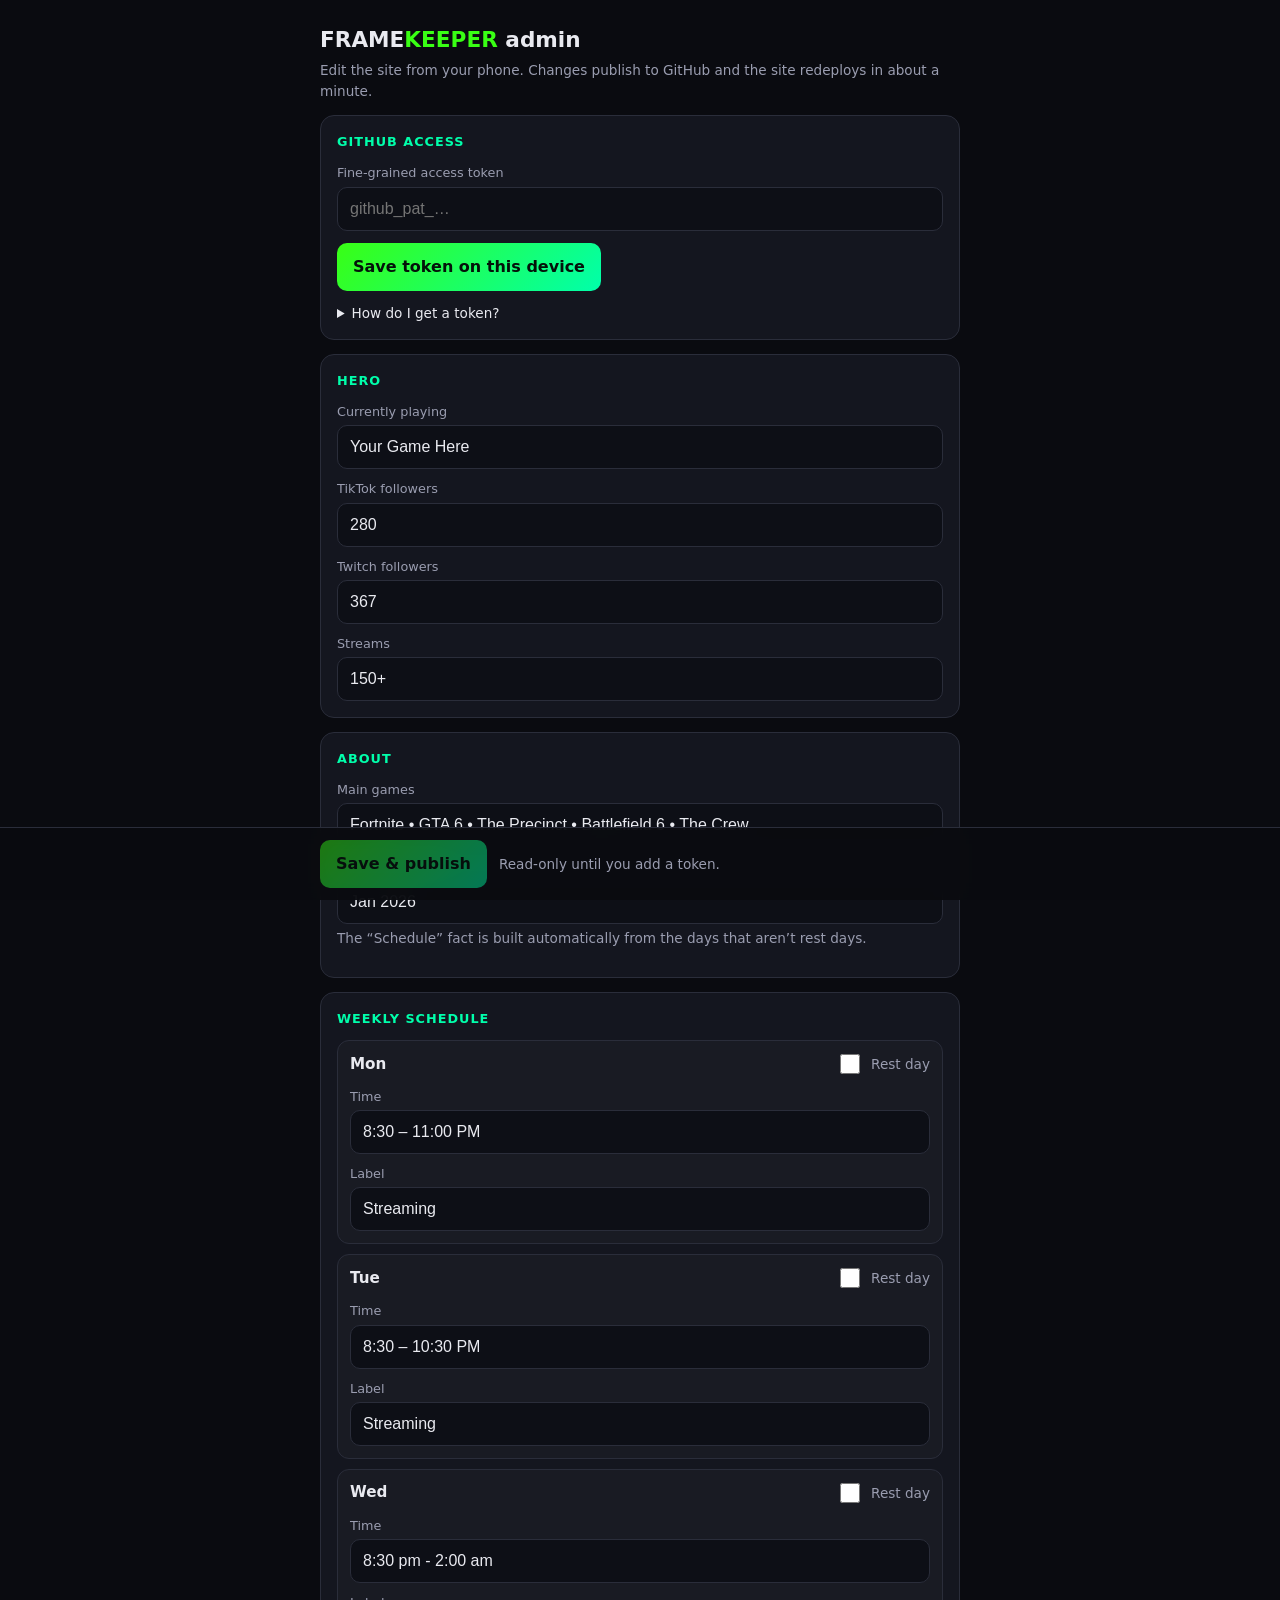
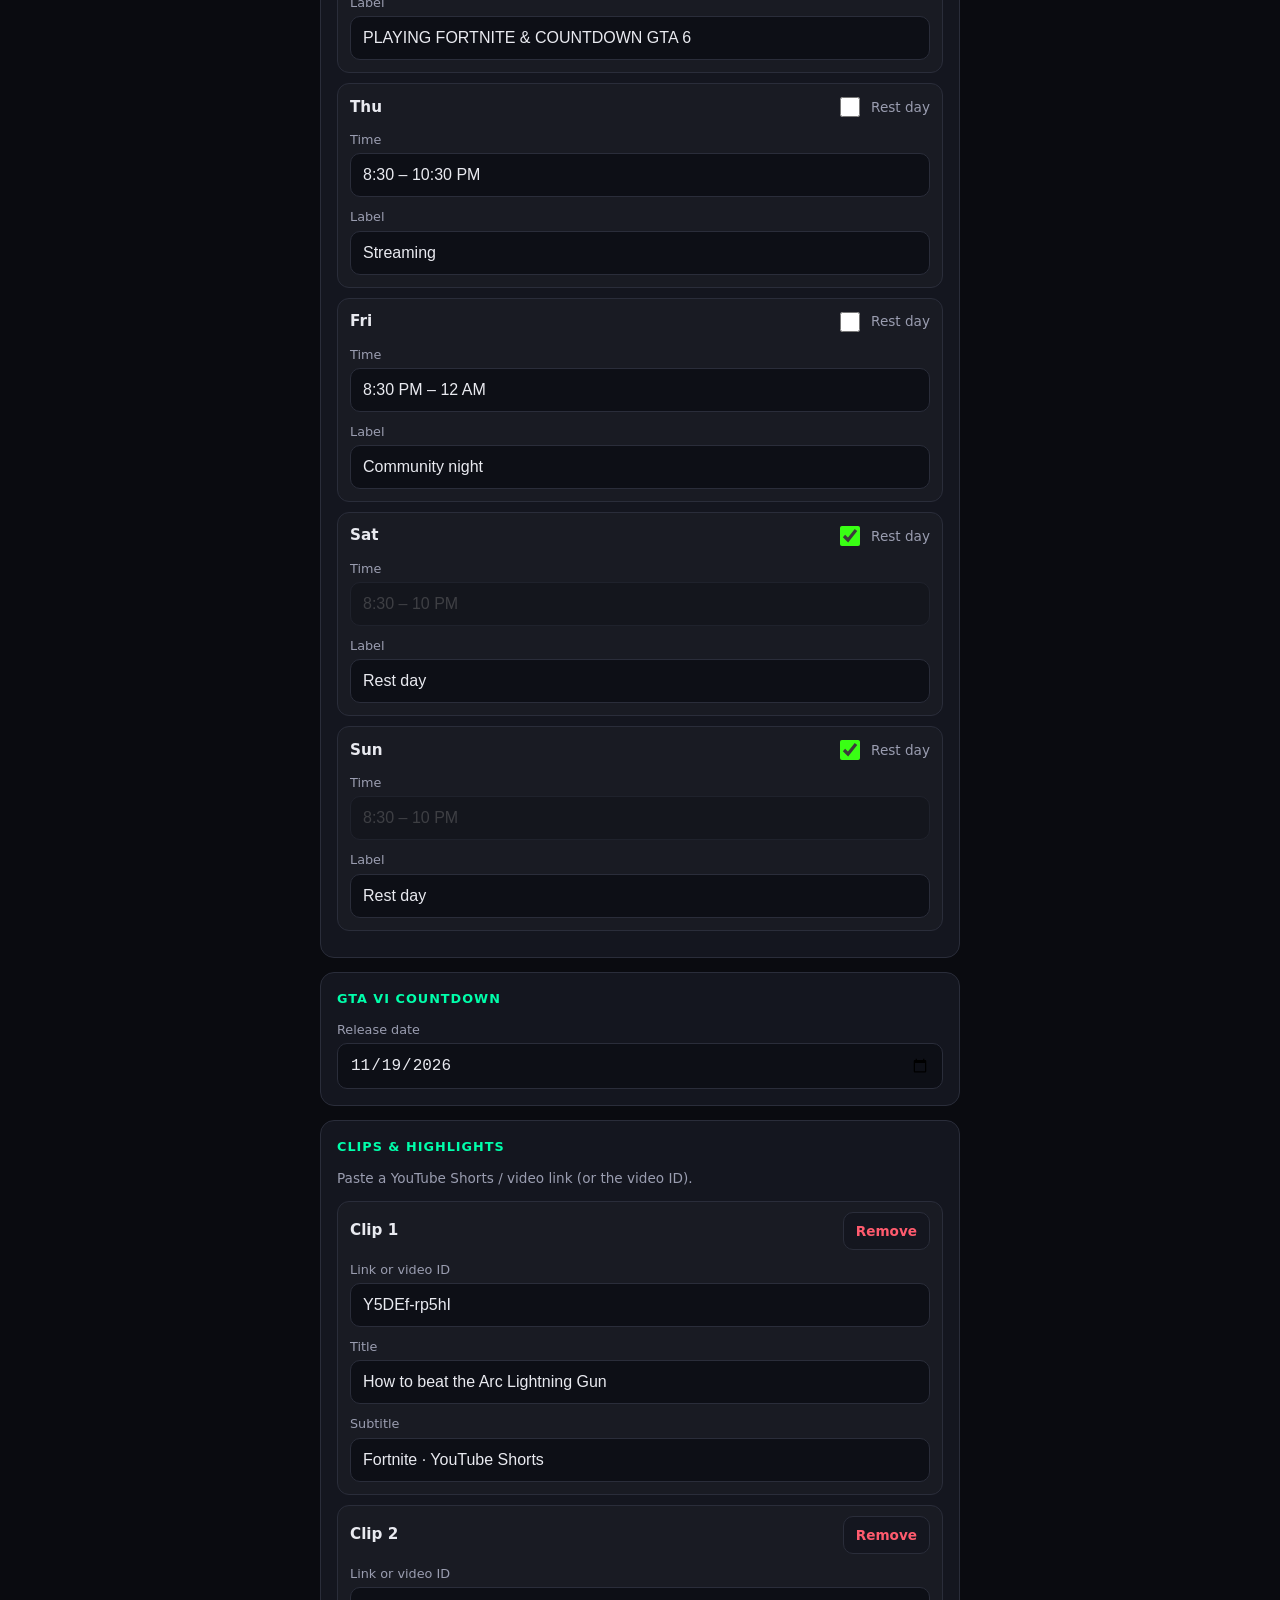
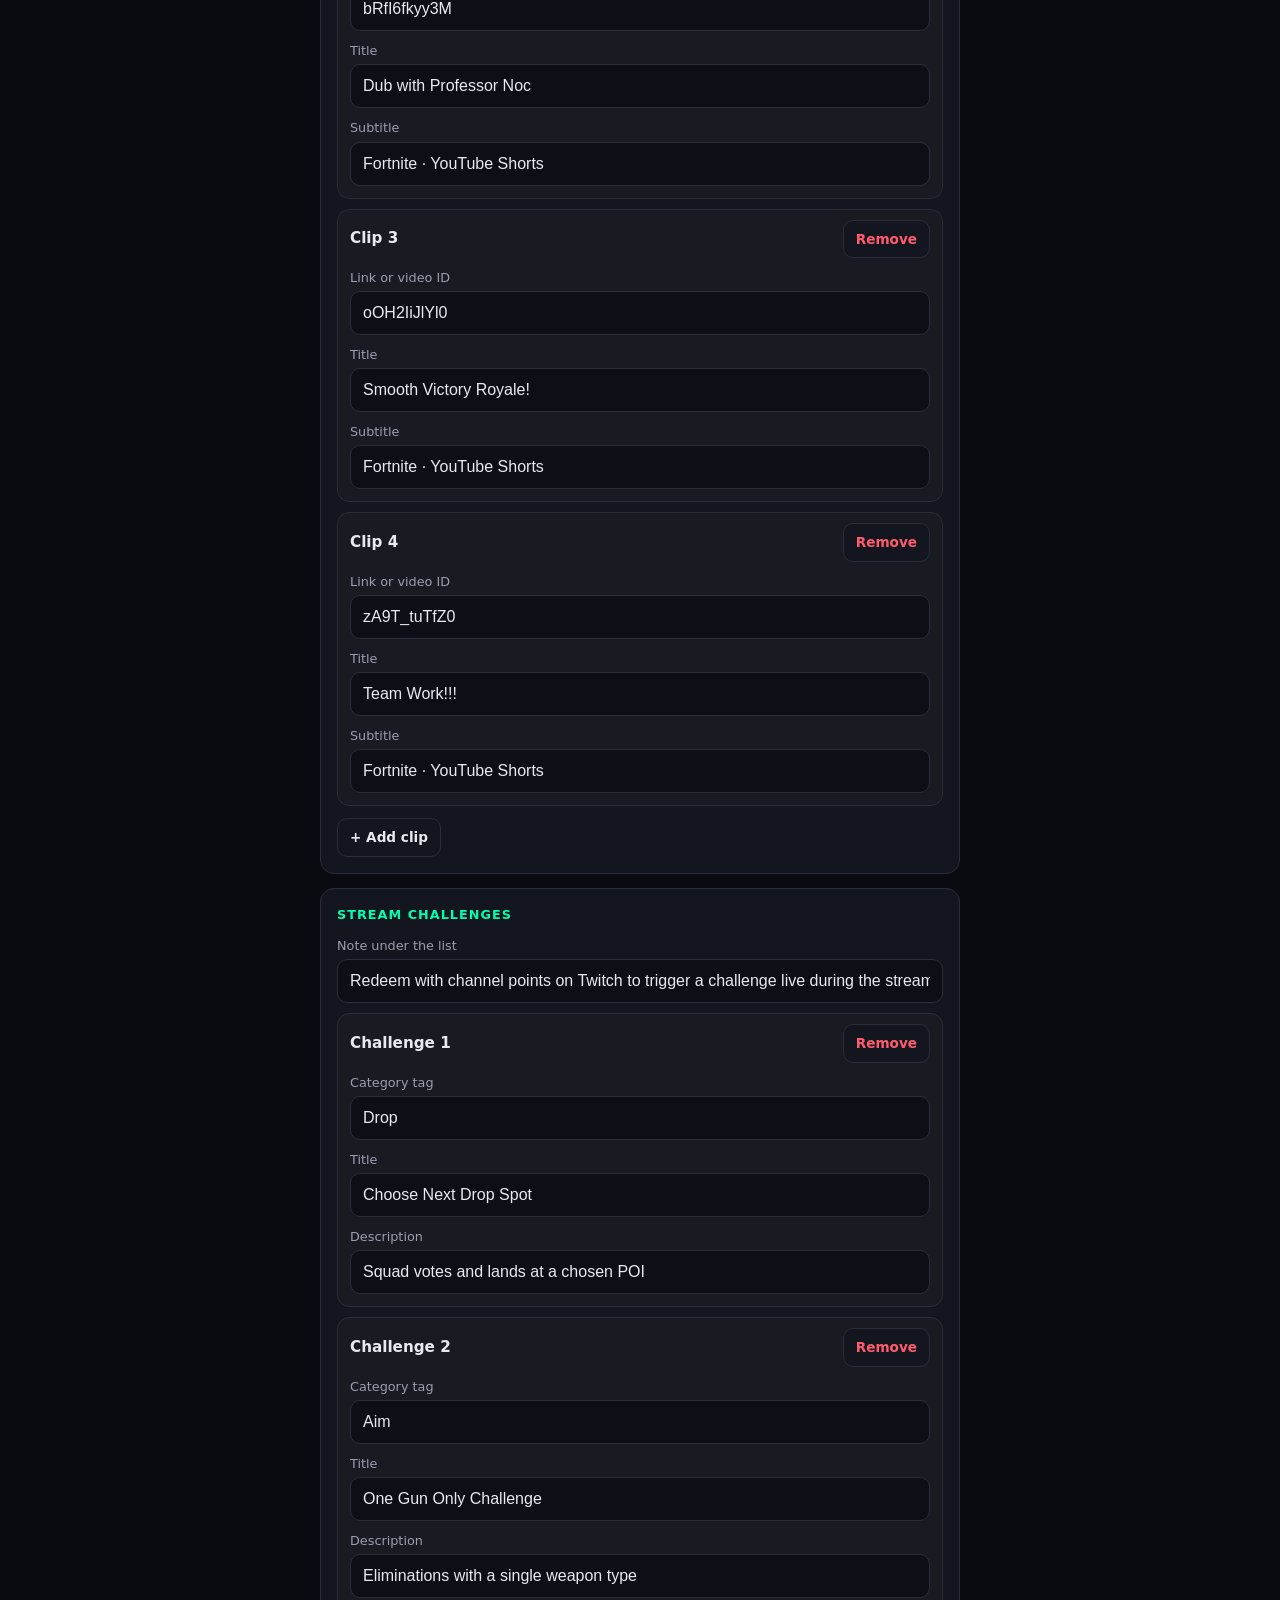
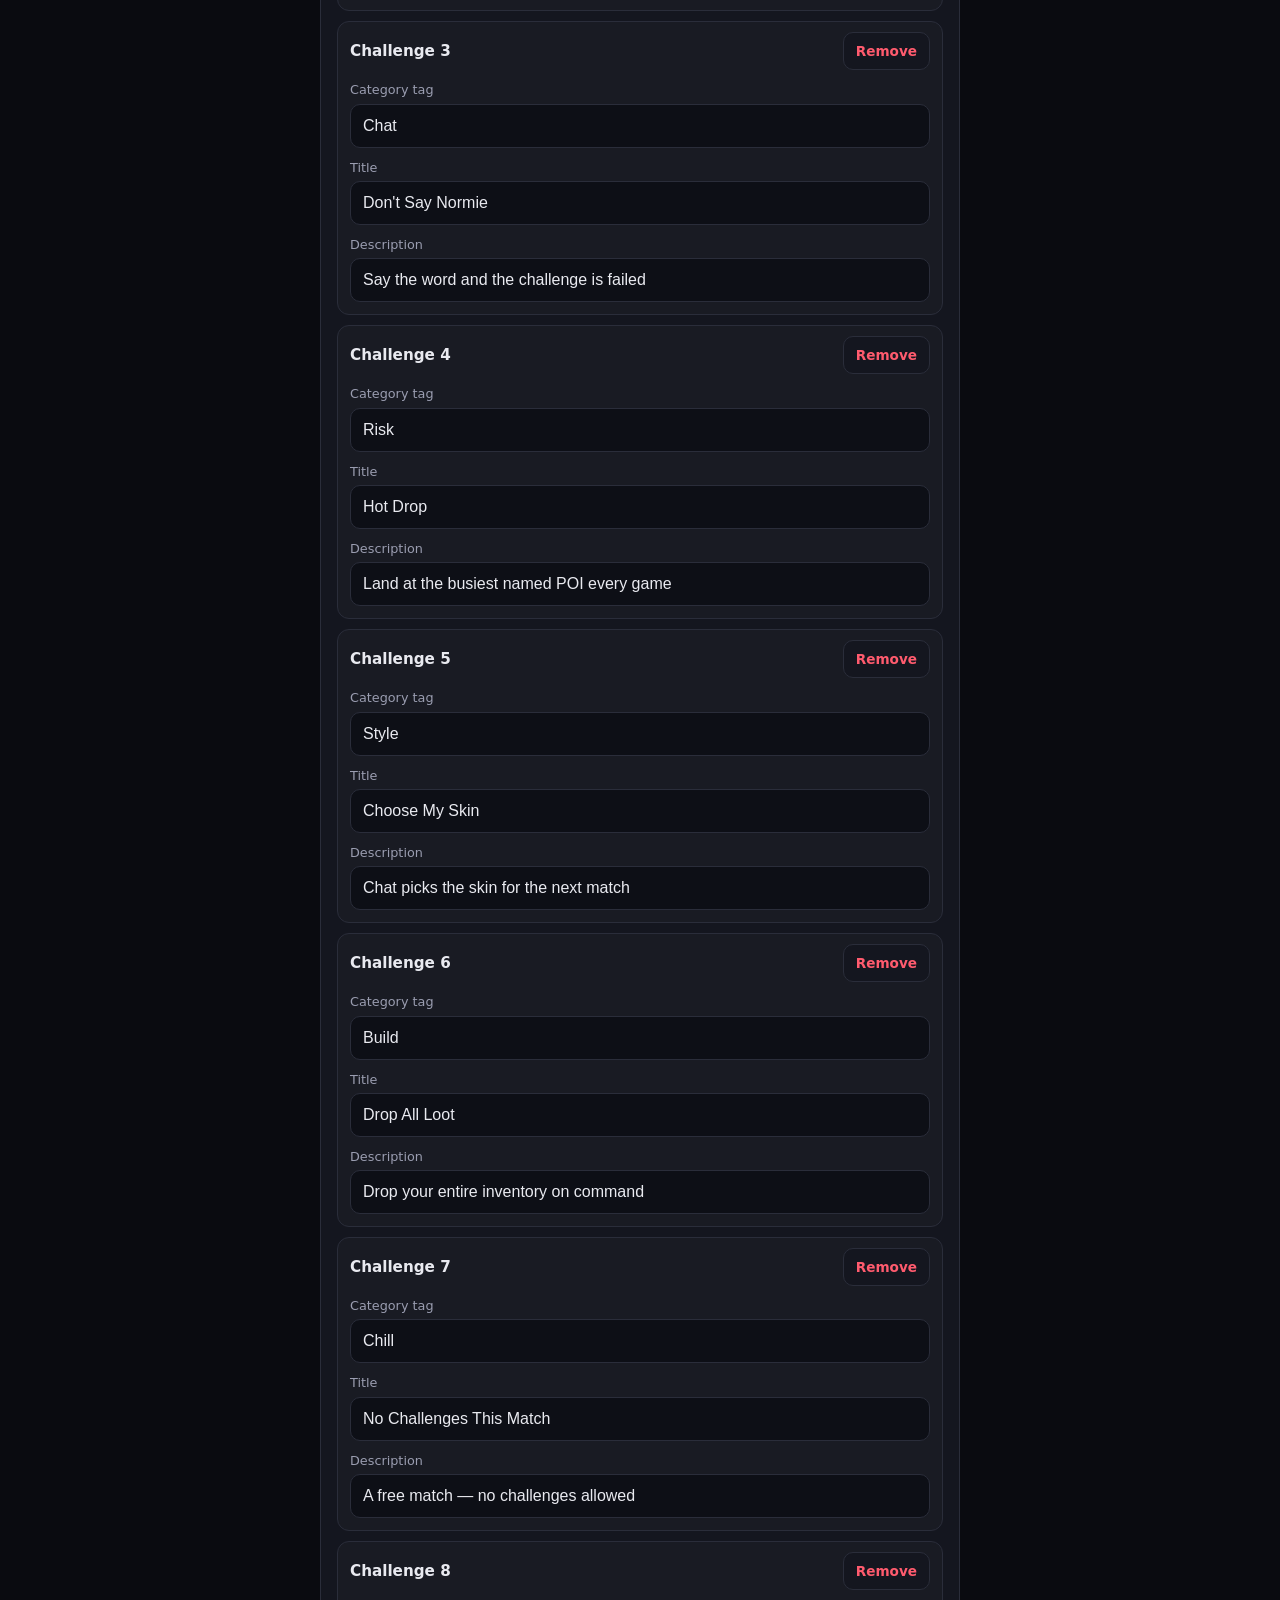
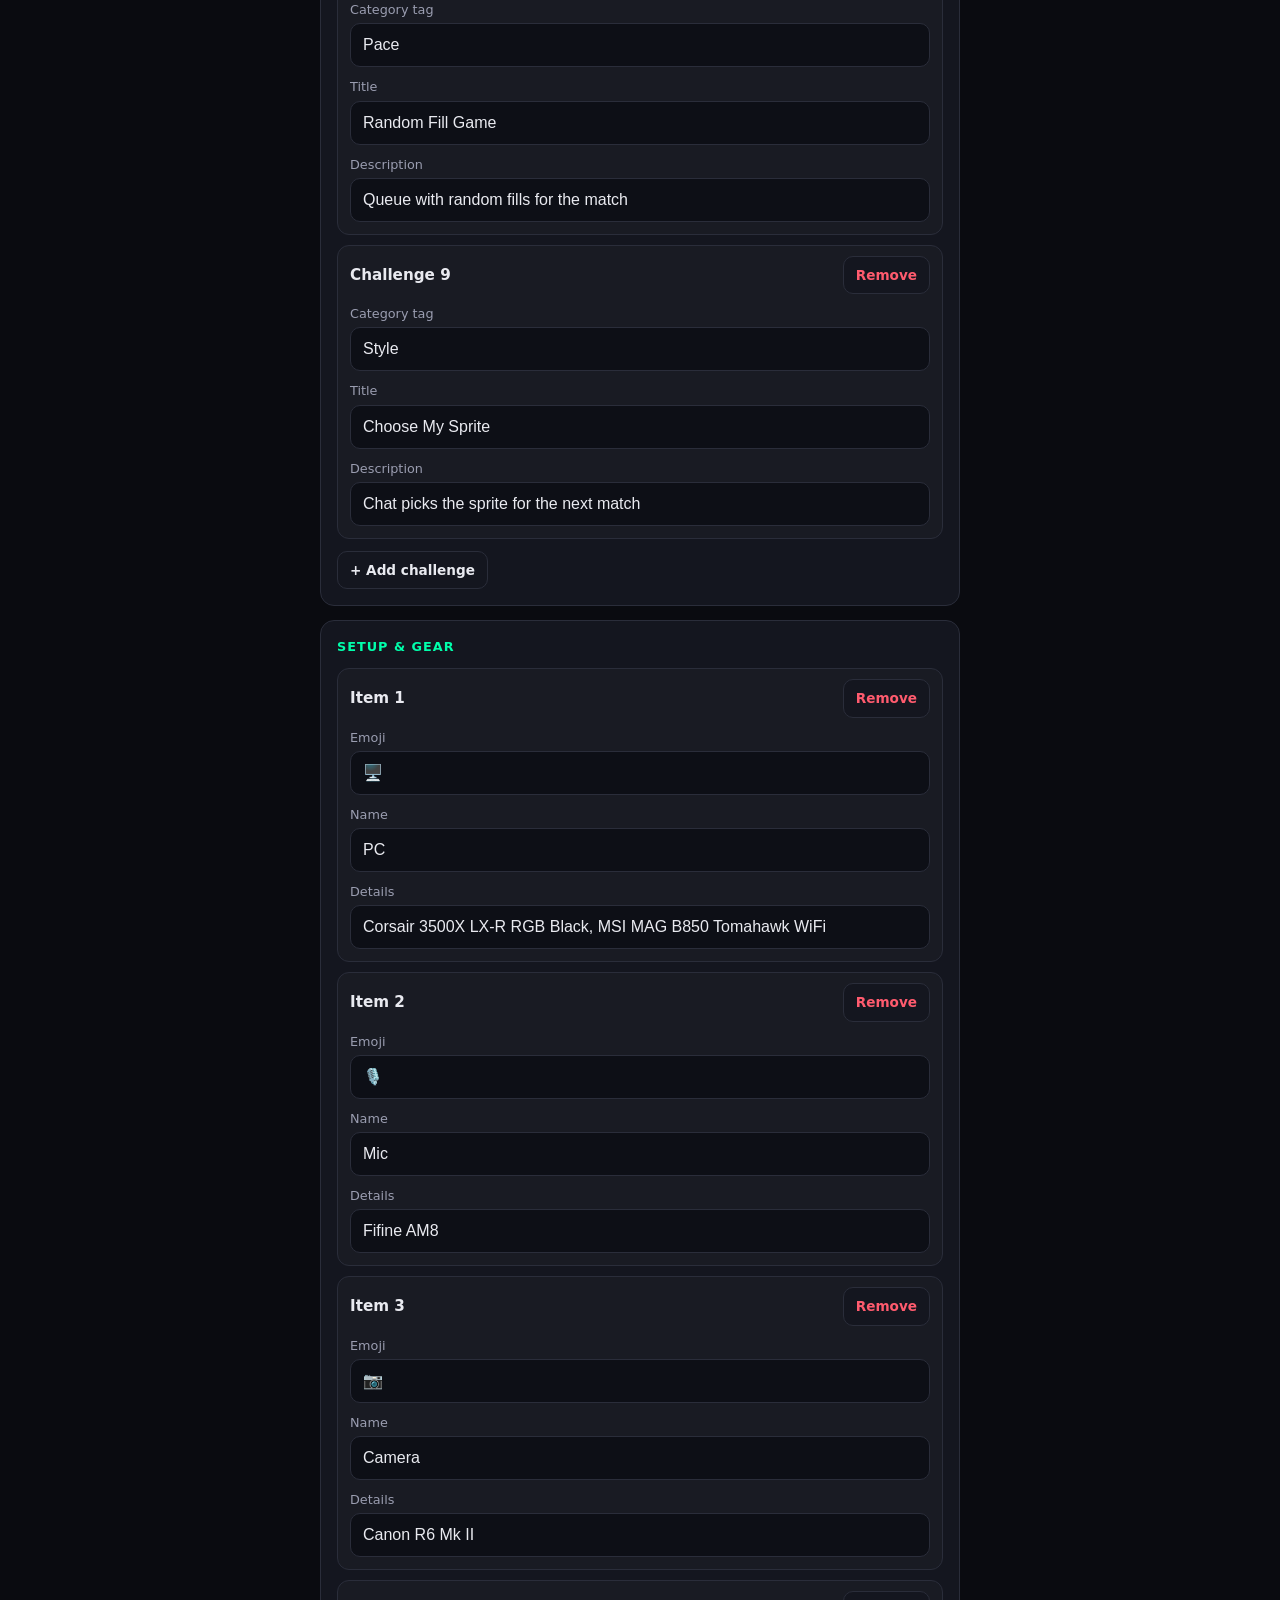
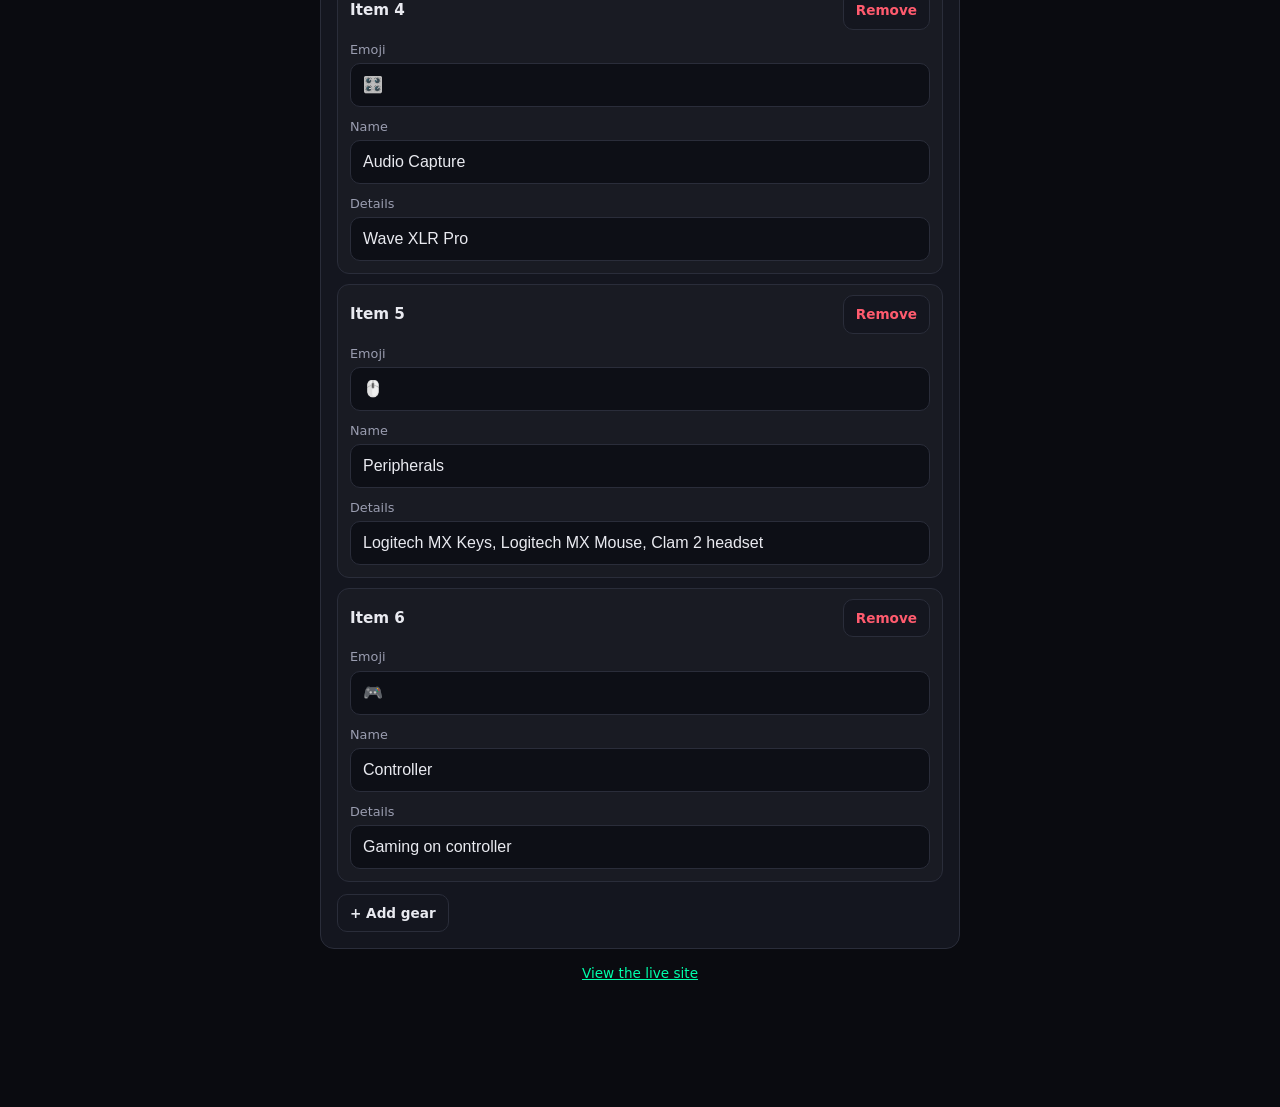
<file: streamer-site/admin.html>
<!DOCTYPE html>
<html lang="en">
<head>
<meta charset="UTF-8">
<meta name="viewport" content="width=device-width, initial-scale=1, viewport-fit=cover">
<meta name="robots" content="noindex, nofollow">
<meta name="theme-color" content="#0a0b10">
<meta name="apple-mobile-web-app-capable" content="yes">
<meta name="apple-mobile-web-app-title" content="FK Admin">
<link rel="icon" href="data:,">
<title>Framekeeper Admin</title>
<style>
  :root {
    --bg: #0a0b10; --card: #14161f; --border: #2a2d3a; --text: #e9eaf0; --dim: #9a9db0;
    --accent: #39ff14; --accent2: #00ffab; --danger: #ff5b6e;
  }
  * { box-sizing: border-box; }
  body {
    margin: 0; background: var(--bg); color: var(--text);
    font-family: system-ui, -apple-system, 'Segoe UI', Roboto, sans-serif; line-height: 1.5;
    padding: 16px 16px calc(110px + env(safe-area-inset-bottom));
  }
  main { max-width: 640px; margin: 0 auto; }
  h1 { font-size: 1.35rem; margin: 8px 0 4px; }
  h1 span { color: var(--accent); }
  h2 { font-size: 0.8rem; text-transform: uppercase; letter-spacing: 1px; color: var(--accent2); margin: 0 0 12px; }
  p.hint { color: var(--dim); font-size: 0.85rem; margin: 4px 0 12px; }
  section.card {
    background: var(--card); border: 1px solid var(--border); border-radius: 14px;
    padding: 16px; margin: 14px 0;
  }
  label { display: block; font-size: 0.8rem; color: var(--dim); margin: 10px 0 4px; }
  input[type=text], input[type=password], input[type=date] {
    width: 100%; padding: 12px; font-size: 16px; color: var(--text);
    background: #0d0f16; border: 1px solid var(--border); border-radius: 10px;
  }
  input:focus { outline: 2px solid var(--accent); outline-offset: 0; border-color: transparent; }
  input:disabled { opacity: 0.4; }
  .row {
    border: 1px solid var(--border); border-radius: 12px; padding: 10px 12px 12px; margin: 10px 0;
    background: rgba(255,255,255,0.02);
  }
  .row-head { display: flex; align-items: center; justify-content: space-between; gap: 10px; }
  .row-head strong { font-size: 0.95rem; }
  .toggle { display: flex; align-items: center; gap: 8px; font-size: 0.85rem; color: var(--dim); margin: 0; }
  .toggle input { width: 20px; height: 20px; accent-color: var(--accent); }
  button {
    font: inherit; font-weight: 600; border-radius: 10px; padding: 12px 16px; cursor: pointer;
    border: 1px solid var(--border); background: var(--card); color: var(--text);
  }
  button.primary { background: linear-gradient(135deg, var(--accent), var(--accent2)); color: #04120a; border: none; }
  button.small { padding: 8px 12px; font-size: 0.85rem; }
  button.danger { color: var(--danger); }
  button:disabled { opacity: 0.45; cursor: not-allowed; }
  .actions { display: flex; gap: 10px; flex-wrap: wrap; margin-top: 12px; }
  .bar {
    position: fixed; left: 0; right: 0; bottom: 0; z-index: 10;
    background: rgba(10,11,16,0.92); backdrop-filter: blur(10px);
    border-top: 1px solid var(--border);
    padding: 12px 16px calc(12px + env(safe-area-inset-bottom));
  }
  .bar-inner { max-width: 640px; margin: 0 auto; display: flex; gap: 12px; align-items: center; }
  .bar button { flex: 0 0 auto; }
  #status { flex: 1; font-size: 0.85rem; color: var(--dim); min-height: 1.2em; }
  #status.ok { color: var(--accent); }
  #status.err { color: var(--danger); }
  details { margin-top: 12px; color: var(--dim); font-size: 0.85rem; }
  details summary { cursor: pointer; color: var(--text); }
  details ol { padding-left: 20px; }
  a { color: var(--accent2); }
  [hidden] { display: none !important; }
</style>
</head>
<body>
<main>
  <h1>FRAME<span>KEEPER</span> admin</h1>
  <p class="hint">Edit the site from your phone. Changes publish to GitHub and the site redeploys in about a minute.</p>

  <section class="card" id="auth">
    <h2>GitHub access</h2>
    <div id="auth-signed-out">
      <label for="token">Fine-grained access token</label>
      <input type="password" id="token" autocomplete="off" autocapitalize="off" spellcheck="false" placeholder="github_pat_…">
      <div class="actions">
        <button class="primary" id="save-token" type="button">Save token on this device</button>
      </div>
      <details>
        <summary>How do I get a token?</summary>
        <ol>
          <li>On GitHub: Settings → Developer settings → Personal access tokens → Fine-grained tokens → Generate new token.</li>
          <li>Repository access: <em>Only select repositories</em> → Framekeeper.</li>
          <li>Permissions → Repository permissions → <em>Contents: Read and write</em>.</li>
          <li>Pick an expiration, generate, and paste it above. It is stored only in this browser.</li>
        </ol>
      </details>
    </div>
    <div id="auth-signed-in" hidden>
      <p class="hint" style="margin:0">Token saved on this device. You can publish changes.</p>
      <div class="actions">
        <button class="small danger" id="sign-out" type="button">Remove token</button>
        <button class="small" id="reload" type="button">Reload from GitHub</button>
      </div>
    </div>
  </section>

  <form id="editor" autocomplete="off" hidden>
    <section class="card">
      <h2>Hero</h2>
      <label for="currentlyPlaying">Currently playing</label>
      <input type="text" id="currentlyPlaying">
      <label for="followers">TikTok followers</label>
      <input type="text" id="followers" inputmode="numeric">
      <label for="twitchFollowers">Twitch followers</label>
      <input type="text" id="twitchFollowers" inputmode="numeric">
      <label for="streams">Streams</label>
      <input type="text" id="streams">
    </section>

    <section class="card">
      <h2>About</h2>
      <label for="mainGames">Main games</label>
      <input type="text" id="mainGames">
      <label for="streamingSince">Streaming since</label>
      <input type="text" id="streamingSince">
      <p class="hint">The “Schedule” fact is built automatically from the days that aren’t rest days.</p>
    </section>

    <section class="card">
      <h2>Weekly schedule</h2>
      <div id="schedule"></div>
    </section>

    <section class="card">
      <h2>GTA VI countdown</h2>
      <label for="releaseDate">Release date</label>
      <input type="date" id="releaseDate">
    </section>

    <section class="card">
      <h2>Clips &amp; highlights</h2>
      <p class="hint">Paste a YouTube Shorts / video link (or the video ID).</p>
      <div id="clips"></div>
      <div class="actions"><button class="small" type="button" id="add-clip">+ Add clip</button></div>
    </section>

    <section class="card">
      <h2>Stream challenges</h2>
      <label for="challengeNote">Note under the list</label>
      <input type="text" id="challengeNote">
      <div id="challenges"></div>
      <div class="actions"><button class="small" type="button" id="add-challenge">+ Add challenge</button></div>
    </section>

    <section class="card">
      <h2>Setup &amp; gear</h2>
      <div id="gear"></div>
      <div class="actions"><button class="small" type="button" id="add-gear">+ Add gear</button></div>
    </section>
  </form>

  <p class="hint" style="text-align:center"><a href="index.html">View the live site</a></p>
</main>

<div class="bar">
  <div class="bar-inner">
    <button class="primary" id="publish" type="button" disabled>Save &amp; publish</button>
    <div id="status" role="status" aria-live="polite"></div>
  </div>
</div>

<script>
const CONFIG = {
  owner: 'rubylaken-sudo',
  repo: 'Framekeeper',
  branch: 'main',
  path: 'streamer-site/site-data.json'
};
const TOKEN_KEY = 'fk_admin_token';
const API_URL = `https://api.github.com/repos/${CONFIG.owner}/${CONFIG.repo}/contents/${CONFIG.path}`;
const DAYS = ['Mon', 'Tue', 'Wed', 'Thu', 'Fri', 'Sat', 'Sun'];

const $ = (id) => document.getElementById(id);
let data = null;

function getToken() {
  try { return localStorage.getItem(TOKEN_KEY) || ''; } catch (e) { return ''; }
}
function setToken(value) {
  try {
    if (value) localStorage.setItem(TOKEN_KEY, value); else localStorage.removeItem(TOKEN_KEY);
  } catch (e) { /* storage unavailable */ }
}

function setStatus(message, kind) {
  const el = $('status');
  el.textContent = message || '';
  el.className = kind || '';
}

function b64encode(text) {
  const bytes = new TextEncoder().encode(text);
  let bin = '';
  bytes.forEach((b) => { bin += String.fromCharCode(b); });
  return btoa(bin);
}
function b64decode(b64) {
  const bin = atob(b64.replace(/\s/g, ''));
  const bytes = Uint8Array.from(bin, (c) => c.charCodeAt(0));
  return new TextDecoder().decode(bytes);
}

function ghHeaders(token) {
  return {
    Accept: 'application/vnd.github+json',
    Authorization: `Bearer ${token}`,
    'X-GitHub-Api-Version': '2022-11-28'
  };
}

async function explainError(res) {
  if (res.status === 401) return 'GitHub rejected the token (expired or wrong). Remove it and add a new one.';
  if (res.status === 403 || res.status === 404) {
    return 'The token can’t access this repo. It needs “Contents: Read and write” on Framekeeper.';
  }
  if (res.status === 409 || res.status === 422) return 'The file changed on GitHub. Reload and try again.';
  return `GitHub error ${res.status}.`;
}

async function fetchFromGitHub(token) {
  const res = await fetch(`${API_URL}?ref=${CONFIG.branch}`, { headers: ghHeaders(token), cache: 'no-store' });
  if (!res.ok) throw new Error(await explainError(res));
  const file = await res.json();
  return JSON.parse(b64decode(file.content));
}

async function fetchPublic() {
  const res = await fetch('site-data.json', { cache: 'no-store' });
  if (!res.ok) throw new Error('Could not load site-data.json.');
  return res.json();
}

/* ---------- form <-> data ---------- */

function rowShell(title) {
  const row = document.createElement('div');
  row.className = 'row';
  const head = document.createElement('div');
  head.className = 'row-head';
  const strong = document.createElement('strong');
  strong.textContent = title;
  head.append(strong);
  row.append(head);
  return { row, head };
}

function field(labelText, value, attrs = {}) {
  const wrap = document.createElement('div');
  const label = document.createElement('label');
  label.textContent = labelText;
  const input = document.createElement('input');
  input.type = 'text';
  input.value = value || '';
  Object.entries(attrs).forEach(([k, v]) => input.setAttribute(k, v));
  wrap.append(label, input);
  return { wrap, input };
}

function renderSchedule(days) {
  const host = $('schedule');
  host.replaceChildren();
  DAYS.forEach((name) => {
    const d = days.find((x) => x.day === name) || { day: name, time: '', tag: 'Streaming', off: true };
    const { row, head } = rowShell(name);
    row.dataset.day = name;

    const toggleLabel = document.createElement('label');
    toggleLabel.className = 'toggle';
    const off = document.createElement('input');
    off.type = 'checkbox';
    off.checked = !!d.off;
    off.dataset.role = 'off';
    toggleLabel.append(off, document.createTextNode('Rest day'));
    head.append(toggleLabel);

    const time = field('Time', d.off ? '' : d.time, { 'data-role': 'time', placeholder: '8:30 – 10 PM' });
    const tag = field('Label', d.tag || (d.off ? 'Rest day' : 'Streaming'), { 'data-role': 'tag' });
    const sync = () => { time.input.disabled = off.checked; };
    off.addEventListener('change', sync);
    sync();
    row.append(time.wrap, tag.wrap);
    host.append(row);
  });
}

function renderClips(clips) {
  const host = $('clips');
  host.replaceChildren();
  clips.forEach((c) => addClipRow(c));
}

function addClipRow(c = { id: '', title: '', label: 'Fortnite · YouTube Shorts' }) {
  const host = $('clips');
  const { row, head } = rowShell(`Clip ${host.children.length + 1}`);
  row.dataset.kind = 'clip';
  const remove = document.createElement('button');
  remove.type = 'button';
  remove.className = 'small danger';
  remove.textContent = 'Remove';
  remove.addEventListener('click', () => { row.remove(); renumber(host, 'Clip'); });
  head.append(remove);

  const link = field('Link or video ID', c.id, { 'data-role': 'id', placeholder: 'https://youtube.com/shorts/…', inputmode: 'url', autocapitalize: 'off' });
  const title = field('Title', c.title, { 'data-role': 'title' });
  const label = field('Subtitle', c.label, { 'data-role': 'label' });
  row.append(link.wrap, title.wrap, label.wrap);
  host.append(row);
}

function addChallengeRow(c = { tag: '', title: '', desc: '' }) {
  const host = $('challenges');
  const { row, head } = rowShell(`Challenge ${host.children.length + 1}`);
  row.dataset.kind = 'challenge';
  const remove = document.createElement('button');
  remove.type = 'button';
  remove.className = 'small danger';
  remove.textContent = 'Remove';
  remove.addEventListener('click', () => { row.remove(); renumber(host, 'Challenge'); });
  head.append(remove);

  row.append(
    field('Category tag', c.tag, { 'data-role': 'tag', placeholder: 'Drop, Aim, Chat…' }).wrap,
    field('Title', c.title, { 'data-role': 'title' }).wrap,
    field('Description', c.desc, { 'data-role': 'desc' }).wrap
  );
  host.append(row);
}

function renderChallenges(items) {
  $('challenges').replaceChildren();
  items.forEach((c) => addChallengeRow(c));
}

function addGearRow(g = { icon: '🎮', name: '', text: '' }) {
  const host = $('gear');
  const { row, head } = rowShell(`Item ${host.children.length + 1}`);
  row.dataset.kind = 'gear';
  const remove = document.createElement('button');
  remove.type = 'button';
  remove.className = 'small danger';
  remove.textContent = 'Remove';
  remove.addEventListener('click', () => { row.remove(); renumber(host, 'Item'); });
  head.append(remove);

  row.append(
    field('Emoji', g.icon, { 'data-role': 'icon' }).wrap,
    field('Name', g.name, { 'data-role': 'name' }).wrap,
    field('Details', g.text, { 'data-role': 'text' }).wrap
  );
  host.append(row);
}

function renumber(host, prefix) {
  Array.from(host.children).forEach((row, i) => {
    row.querySelector('.row-head strong').textContent = `${prefix} ${i + 1}`;
  });
}

function renderGear(items) {
  $('gear').replaceChildren();
  items.forEach((g) => addGearRow(g));
}

function fillForm(d) {
  $('currentlyPlaying').value = d.currentlyPlaying || '';
  $('followers').value = (d.stats && d.stats.followers) || '';
  $('twitchFollowers').value = (d.stats && d.stats.twitchFollowers) || '';
  $('streams').value = (d.stats && d.stats.streams) || '';
  $('mainGames').value = (d.facts && d.facts.mainGames) || '';
  $('streamingSince').value = (d.facts && d.facts.streamingSince) || '';
  $('releaseDate').value = (d.gta6 && d.gta6.releaseDate) || '';
  renderSchedule(d.schedule || []);
  renderClips(d.clips || []);
  $('challengeNote').value = d.challengeNote || '';
  renderChallenges(d.challenges || []);
  renderGear(d.gear || []);
}

function parseVideoId(input) {
  const value = input.trim();
  if (!value) return '';
  const patterns = [
    /youtube\.com\/shorts\/([\w-]{6,})/i,
    /[?&]v=([\w-]{6,})/i,
    /youtu\.be\/([\w-]{6,})/i
  ];
  for (const p of patterns) {
    const m = value.match(p);
    if (m) return m[1];
  }
  return /^[\w-]{6,}$/.test(value) ? value : '';
}

function collectForm() {
  const schedule = Array.from($('schedule').children).map((row) => {
    const off = row.querySelector('[data-role=off]').checked;
    const time = row.querySelector('[data-role=time]').value.trim();
    const tag = row.querySelector('[data-role=tag]').value.trim();
    return {
      day: row.dataset.day,
      time: off ? 'Off' : time,
      tag: tag || (off ? 'Rest day' : 'Streaming'),
      off
    };
  });

  const clips = [];
  const badClips = [];
  Array.from($('clips').children).forEach((row, i) => {
    const raw = row.querySelector('[data-role=id]').value;
    const title = row.querySelector('[data-role=title]').value.trim();
    const label = row.querySelector('[data-role=label]').value.trim();
    if (!raw.trim() && !title) return;
    const id = parseVideoId(raw);
    if (!id) { badClips.push(i + 1); return; }
    clips.push({ id, title: title || 'Untitled clip', label: label || 'YouTube Shorts' });
  });

  const challenges = [];
  Array.from($('challenges').children).forEach((row) => {
    const tag = row.querySelector('[data-role=tag]').value.trim();
    const title = row.querySelector('[data-role=title]').value.trim();
    const desc = row.querySelector('[data-role=desc]').value.trim();
    if (!title && !desc) return;
    challenges.push({ tag: tag || 'Chat', title, desc });
  });

  const gear = [];
  Array.from($('gear').children).forEach((row) => {
    const name = row.querySelector('[data-role=name]').value.trim();
    const text = row.querySelector('[data-role=text]').value.trim();
    const icon = row.querySelector('[data-role=icon]').value.trim();
    if (!name && !text) return;
    gear.push({ icon: icon || '🎮', name, text });
  });

  return {
    result: {
      ...data,
      currentlyPlaying: $('currentlyPlaying').value.trim(),
      stats: {
        ...data.stats,
        followers: $('followers').value.trim(),
        twitchFollowers: $('twitchFollowers').value.trim(),
        streams: $('streams').value.trim()
      },
      facts: { mainGames: $('mainGames').value.trim(), streamingSince: $('streamingSince').value.trim() },
      schedule,
      gta6: { releaseDate: $('releaseDate').value },
      clips,
      challengeNote: $('challengeNote').value.trim(),
      challenges,
      gear
    },
    badClips
  };
}

/* ---------- publish ---------- */

async function publish() {
  const token = getToken();
  if (!token) { setStatus('Add your GitHub token first.', 'err'); return; }

  const { result, badClips } = collectForm();
  if (badClips.length) { setStatus(`Clip ${badClips.join(', ')}: couldn’t find a video ID in that link.`, 'err'); return; }
  if (!result.stats.followers) { setStatus('TikTok followers can’t be empty.', 'err'); return; }
  if (!result.gta6.releaseDate) { setStatus('Pick a GTA VI release date.', 'err'); return; }

  const button = $('publish');
  button.disabled = true;
  setStatus('Publishing…');
  try {
    const current = await fetch(`${API_URL}?ref=${CONFIG.branch}`, { headers: ghHeaders(token), cache: 'no-store' });
    if (!current.ok) throw new Error(await explainError(current));
    const { sha } = await current.json();

    const body = {
      message: 'Update site content from phone admin',
      content: b64encode(JSON.stringify(result, null, 2) + '\n'),
      sha,
      branch: CONFIG.branch
    };
    const put = await fetch(API_URL, {
      method: 'PUT',
      headers: { ...ghHeaders(token), 'Content-Type': 'application/json' },
      body: JSON.stringify(body)
    });
    if (!put.ok) throw new Error(await explainError(put));
    data = result;
    setStatus('Published. The site updates in about a minute.', 'ok');
  } catch (err) {
    setStatus(err.message || 'Something went wrong.', 'err');
  } finally {
    button.disabled = !getToken();
  }
}

/* ---------- boot ---------- */

function showAuth() {
  const has = !!getToken();
  $('auth-signed-in').hidden = !has;
  $('auth-signed-out').hidden = has;
  $('publish').disabled = !has;
}

async function load() {
  setStatus('Loading…');
  try {
    data = getToken() ? await fetchFromGitHub(getToken()) : await fetchPublic();
    fillForm(data);
    $('editor').hidden = false;
    setStatus(getToken() ? '' : 'Read-only until you add a token.');
  } catch (err) {
    setStatus(err.message || 'Could not load content.', 'err');
    if (getToken()) {
      try { data = await fetchPublic(); fillForm(data); $('editor').hidden = false; } catch (e) { /* ignore */ }
    }
  }
}

$('save-token').addEventListener('click', () => {
  const value = $('token').value.trim();
  if (!value) { setStatus('Paste your token first.', 'err'); return; }
  setToken(value);
  $('token').value = '';
  showAuth();
  load();
});
$('sign-out').addEventListener('click', () => {
  setToken('');
  showAuth();
  setStatus('Token removed from this device.');
});
$('reload').addEventListener('click', load);
$('publish').addEventListener('click', publish);
$('add-clip').addEventListener('click', () => addClipRow());
$('add-challenge').addEventListener('click', () => addChallengeRow());
$('add-gear').addEventListener('click', () => addGearRow());
$('editor').addEventListener('submit', (e) => e.preventDefault());

showAuth();
load();
</script>
</body>
</html>
</file>
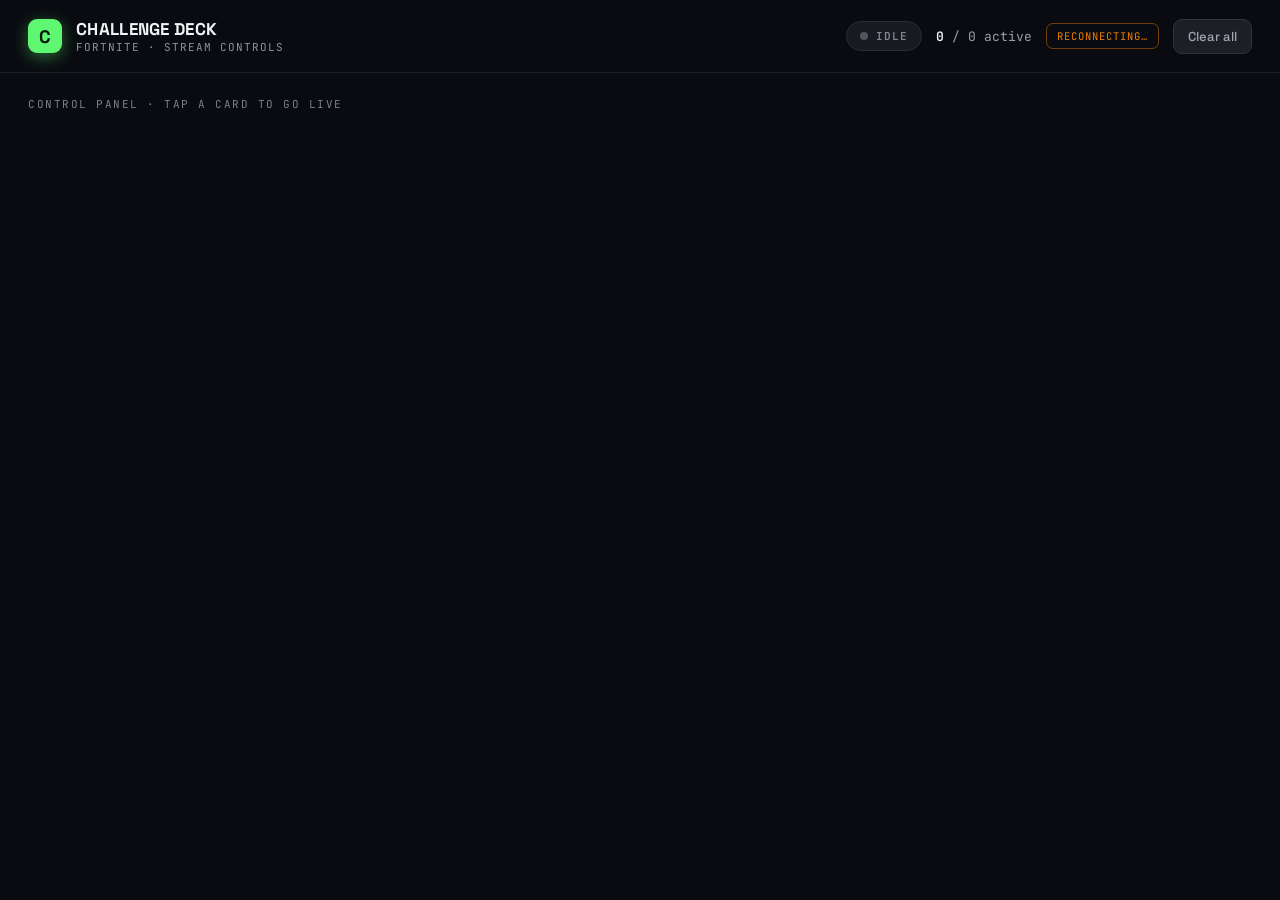
<file: obs-build/public/control.html>
<!DOCTYPE html>
<html lang="en">
<head>
<meta charset="utf-8">
<meta name="viewport" content="width=device-width, initial-scale=1">
<title>Challenge Deck — Control</title>
<link rel="preconnect" href="https://fonts.googleapis.com">
<link rel="preconnect" href="https://fonts.gstatic.com" crossorigin>
<link href="https://fonts.googleapis.com/css2?family=Space+Grotesk:wght@400;500;600;700&family=JetBrains+Mono:wght@400;500;600&display=swap" rel="stylesheet">
<style>
  *{box-sizing:border-box;margin:0;padding:0}
  :root{ --accent:#5ff771; }
  html,body{height:100%}
  body{
    background:oklch(0.15 0.012 265);
    color:oklch(0.96 0.005 265);
    font-family:'Space Grotesk',sans-serif;
    min-height:100vh;
  }
  @keyframes cd-pulse{0%,100%{opacity:1;transform:scale(1)}50%{opacity:.35;transform:scale(.82)}}
  .topbar{display:flex;align-items:center;justify-content:space-between;padding:18px 28px;border-bottom:1px solid oklch(0.28 0.013 265 / 0.7)}
  .brand{display:flex;align-items:center;gap:14px}
  .mark{width:34px;height:34px;border-radius:9px;background:var(--accent);display:flex;align-items:center;justify-content:center;font-weight:700;font-size:18px;color:#0a160c;box-shadow:0 4px 16px color-mix(in oklab,var(--accent) 40%,transparent)}
  .brand h1{font-size:17px;letter-spacing:.3px;font-weight:700}
  .brand .sub{font-family:'JetBrains Mono',monospace;font-size:11px;color:oklch(0.66 0.015 265);letter-spacing:1px}
  .controls{display:flex;align-items:center;gap:14px}
  .pill{display:flex;align-items:center;gap:8px;padding:7px 13px;border-radius:999px;font-family:'JetBrains Mono',monospace;font-size:11px;font-weight:600;letter-spacing:1px;border:1px solid oklch(0.3 0.013 265);background:oklch(0.22 0.014 265);color:oklch(0.62 0.015 265)}
  .pill .dot{width:8px;height:8px;border-radius:50%;background:oklch(0.45 0.014 265)}
  .pill.on{background:oklch(0.64 0.21 25 / 0.12);border-color:oklch(0.64 0.21 25 / 0.4);color:oklch(0.78 0.16 25)}
  .pill.on .dot{background:oklch(0.64 0.21 25);animation:cd-pulse 1.4s ease-in-out infinite}
  .count{font-family:'JetBrains Mono',monospace;font-size:13px;color:oklch(0.7 0.015 265)}
  .count b{color:oklch(0.96 0.005 265);font-weight:600}
  .conn{font-family:'JetBrains Mono',monospace;font-size:10.5px;letter-spacing:1px;padding:5px 10px;border-radius:7px;border:1px solid oklch(0.3 0.013 265)}
  .conn.ok{color:var(--accent);border-color:color-mix(in oklab,var(--accent) 45%,transparent)}
  .conn.bad{color:oklch(0.7 0.18 60);border-color:oklch(0.7 0.18 60 / 0.45)}
  .clear{font-family:'Space Grotesk',sans-serif;font-size:13px;font-weight:500;color:oklch(0.72 0.015 265);background:oklch(0.24 0.014 265);border:1px solid oklch(0.32 0.014 265);padding:8px 14px;border-radius:9px;cursor:pointer}
  .clear:hover{background:oklch(0.28 0.015 265)}
  main{padding:24px 28px;max-width:640px}
  .label{font-family:'JetBrains Mono',monospace;font-size:11px;letter-spacing:1.5px;color:oklch(0.6 0.015 265);margin-bottom:14px}
  .list{display:flex;flex-direction:column;gap:10px}
  .card{display:flex;align-items:center;gap:14px;padding:14px 16px;border-radius:13px;cursor:pointer;background:oklch(0.215 0.014 265);border:1px solid oklch(0.3 0.013 265);transition:background .15s,border-color .15s}
  .card:hover{background:oklch(0.235 0.015 265)}
  .card.active{background:color-mix(in oklab,var(--accent) 13%,oklch(0.22 0.014 265));border-color:var(--accent)}
  .bar{width:4px;height:40px;border-radius:4px;flex:none;background:oklch(0.34 0.012 265);transition:background .15s}
  .card.active .bar{background:var(--accent)}
  .body{display:flex;flex-direction:column;gap:3px;flex:1;min-width:0}
  .row{display:flex;align-items:center;gap:8px}
  .tag{font-family:'JetBrains Mono',monospace;font-size:9px;font-weight:600;letter-spacing:1.5px;padding:2px 6px;border-radius:5px;background:oklch(0.34 0.012 265);color:oklch(0.74 0.015 265);flex:none}
  .title{font-weight:600;font-size:15.5px;white-space:nowrap;overflow:hidden;text-overflow:ellipsis}
  .desc{font-size:12.5px;color:oklch(0.66 0.015 265);line-height:1.35}
  .btn{font-size:12.5px;font-weight:500;padding:7px 14px;border-radius:8px;background:transparent;color:oklch(0.74 0.015 265);border:1px solid oklch(0.36 0.013 265);flex:none}
  .card.active .btn{background:var(--accent);color:#0a160c;border-color:var(--accent);font-weight:600;letter-spacing:.3px}
</style>
</head>
<body>
  <div class="topbar">
    <div class="brand">
      <div class="mark">C</div>
      <div>
        <h1>CHALLENGE DECK</h1>
        <div class="sub">FORTNITE · STREAM CONTROLS</div>
      </div>
    </div>
    <div class="controls">
      <div id="live" class="pill"><span class="dot"></span><span id="liveLabel">IDLE</span></div>
      <div class="count"><b id="activeCount">0</b> / <span id="totalCount">0</span> active</div>
      <div id="conn" class="conn bad">CONNECTING…</div>
      <button class="clear" id="clearBtn">Clear all</button>
    </div>
  </div>
  <main>
    <div class="label">CONTROL PANEL · TAP A CARD TO GO LIVE</div>
    <div class="list" id="list"></div>
  </main>

<script>
  const listEl = document.getElementById('list');
  const connEl = document.getElementById('conn');
  let challenges = [];
  let ws;



  function render() {
    const active = challenges.filter(c => c.active).length;
    document.getElementById('activeCount').textContent = active;
    document.getElementById('totalCount').textContent = challenges.length;
    const live = document.getElementById('live');
    live.classList.toggle('on', active > 0);
    document.getElementById('liveLabel').textContent = active > 0 ? 'LIVE' : 'IDLE';

    listEl.innerHTML = '';
    for (const c of challenges) {
      const card = document.createElement('div');
      card.className = 'card' + (c.active ? ' active' : '');
      card.innerHTML =
        '<div class="bar"></div>' +
        '<div class="body"><div class="row"><span class="tag"></span><span class="title"></span></div>' +
        '<span class="desc"></span></div>';
      card.querySelector('.tag').textContent = c.tag;
      card.querySelector('.title').textContent = c.title;
      card.querySelector('.desc').textContent = c.sub;
      const btn = document.createElement('div');
      btn.className = 'btn';
      btn.textContent = c.active ? 'On Air' : 'Activate';
      card.appendChild(btn);
      card.addEventListener('click', () => send({ type: 'toggle', id: c.id }));
      listEl.appendChild(card);
    }
  }

  function send(msg) {
    if (ws && ws.readyState === 1) ws.send(JSON.stringify(msg));
  }

  document.getElementById('clearBtn').addEventListener('click', () => send({ type: 'clear' }));

  function connect() {
    const proto = location.protocol === 'https:' ? 'wss' : 'ws';
    ws = new WebSocket(proto + '://' + location.host);
    ws.onopen = () => { connEl.textContent = 'CONNECTED'; connEl.className = 'conn ok'; };
    ws.onclose = () => { connEl.textContent = 'RECONNECTING…'; connEl.className = 'conn bad'; setTimeout(connect, 1000); };
    ws.onerror = () => ws.close();
    ws.onmessage = (e) => {
      const msg = JSON.parse(e.data);
      if (msg.type === 'state') { challenges = msg.challenges; render(); }
    };
  }
  connect();
</script>
</body>
</html>
</file>
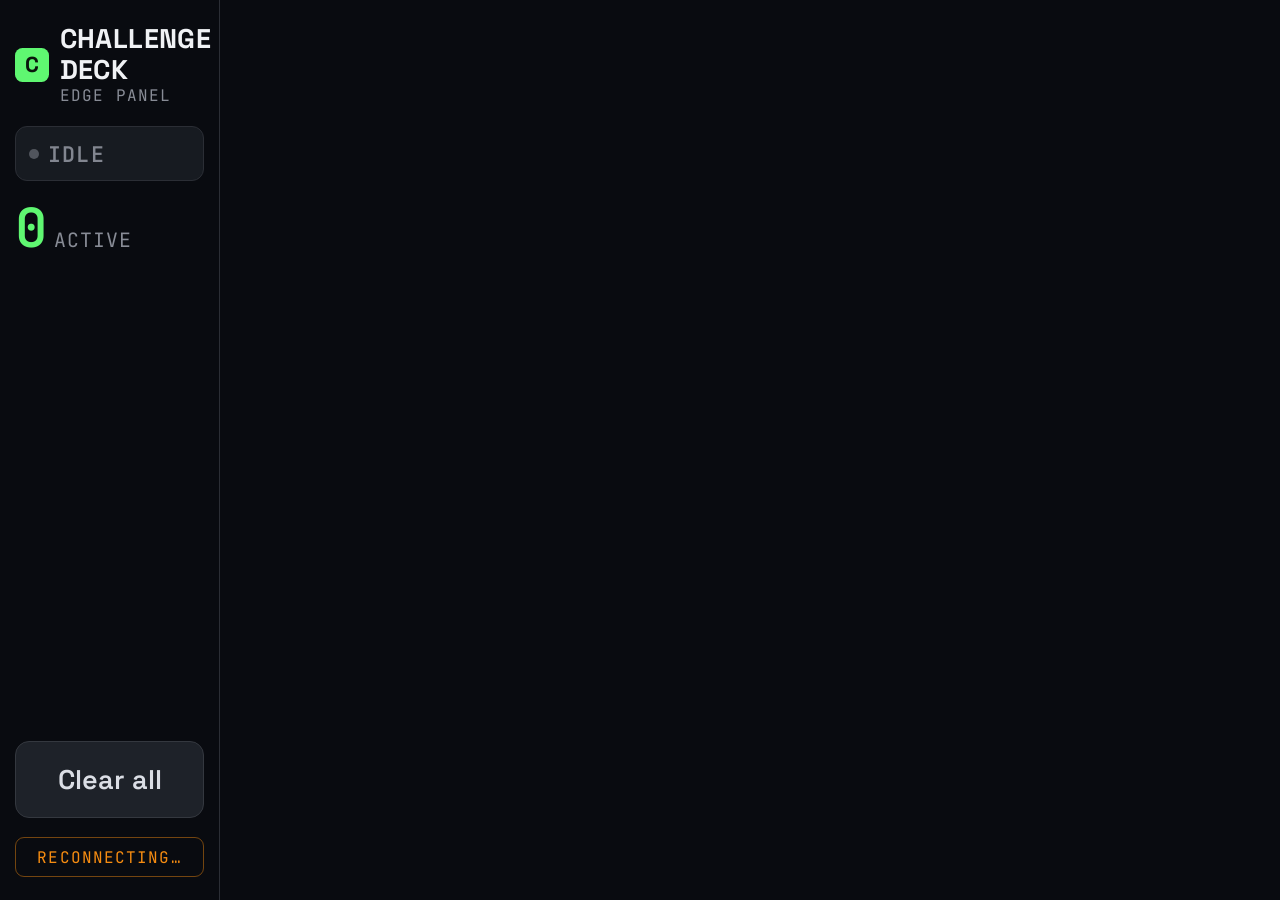
<file: obs-build/public/edge.html>
<!DOCTYPE html>
<html lang="en">
<head>
<meta charset="utf-8">
<meta name="viewport" content="width=device-width, initial-scale=1">
<title>Challenge Deck — Edge Panel</title>
<link rel="preconnect" href="https://fonts.googleapis.com">
<link rel="preconnect" href="https://fonts.gstatic.com" crossorigin>
<link href="https://fonts.googleapis.com/css2?family=Space+Grotesk:wght@400;500;600;700&family=JetBrains+Mono:wght@400;500;600&display=swap" rel="stylesheet">
<style>
  /*
    Touch control panel sized for the CORSAIR XENEON EDGE (2560x720, 32:9).
    Open fullscreen (F11) on the Edge display. Layout is fluid, so it also
    works on any wide strip or a normal browser window for testing.
  */
  *{box-sizing:border-box;margin:0;padding:0}
  :root{ --accent:#5ff771; }
  html,body{height:100%;overflow:hidden}
  body{
    background:oklch(0.15 0.012 265);
    color:oklch(0.96 0.005 265);
    font-family:'Space Grotesk',sans-serif;
    display:flex;
    -webkit-user-select:none;user-select:none;
    -webkit-tap-highlight-color:transparent;
    touch-action:manipulation;
  }
  @keyframes cd-pulse{0%,100%{opacity:1;transform:scale(1)}50%{opacity:.35;transform:scale(.82)}}

  /* ---- left rail ---- */
  .rail{
    width:clamp(220px,15%,380px);flex:none;
    display:flex;flex-direction:column;gap:2.2vh;
    padding:2.6vh 1.2vw;
    border-right:1px solid oklch(0.3 0.013 265);
  }
  .brand{display:flex;align-items:center;gap:0.8vw}
  .mark{
    width:clamp(34px,3.4vh,52px);aspect-ratio:1;border-radius:22%;
    background:var(--accent);color:#0a160c;flex:none;
    display:flex;align-items:center;justify-content:center;
    font-weight:700;font-size:clamp(17px,2.4vh,26px);
  }
  .brand h1{font-size:clamp(16px,3vh,28px);font-weight:700;letter-spacing:.4px;line-height:1.15}
  .brand .sub{font-family:'JetBrains Mono',monospace;font-size:clamp(11px,1.8vh,16px);letter-spacing:1.2px;color:oklch(0.64 0.015 265)}

  .status{
    display:flex;align-items:center;gap:0.7vw;padding:1.4vh 1vw;border-radius:12px;
    font-family:'JetBrains Mono',monospace;font-size:clamp(14px,2.4vh,22px);font-weight:600;letter-spacing:1.2px;
    background:oklch(0.22 0.014 265);border:1px solid oklch(0.3 0.013 265);color:oklch(0.62 0.015 265);
  }
  .status .dot{width:clamp(8px,1.1vh,12px);aspect-ratio:1;border-radius:50%;background:oklch(0.45 0.014 265);flex:none}
  .status.on{background:oklch(0.64 0.21 25 / 0.14);border-color:oklch(0.64 0.21 25 / 0.45);color:oklch(0.8 0.16 25)}
  .status.on .dot{background:oklch(0.64 0.21 25);animation:cd-pulse 1.4s ease-in-out infinite}

  .tally{display:flex;align-items:baseline;gap:0.5vw;font-family:'JetBrains Mono',monospace}
  .tally b{font-size:clamp(28px,6vh,60px);font-weight:600;color:var(--accent);line-height:1}
  .tally span{font-size:clamp(13px,2.2vh,20px);color:oklch(0.64 0.015 265);letter-spacing:1px}

  .rail .spacer{flex:1}
  .clear{
    font-family:'Space Grotesk',sans-serif;font-weight:600;
    font-size:clamp(17px,3vh,28px);color:oklch(0.9 0.01 265);
    background:oklch(0.25 0.014 265);border:1px solid oklch(0.34 0.014 265);
    padding:2.2vh 1vw;border-radius:14px;cursor:pointer;width:100%;
  }
  .clear:active{background:oklch(0.32 0.016 265)}
  .conn{
    font-family:'JetBrains Mono',monospace;font-size:clamp(11px,1.8vh,16px);letter-spacing:1.1px;
    text-align:center;padding:0.9vh 0;border-radius:9px;border:1px solid oklch(0.3 0.013 265);
    color:oklch(0.6 0.015 265);
  }
  .conn.ok{color:var(--accent);border-color:color-mix(in oklab,var(--accent) 45%,transparent)}
  .conn.bad{color:oklch(0.74 0.17 60);border-color:oklch(0.74 0.17 60 / 0.45)}

  /* ---- tile grid ---- */
  #grid{
    flex:1;display:grid;gap:clamp(8px,1.4vh,16px);
    padding:2.6vh 1.4vw;
    grid-template-columns:repeat(5,minmax(0,1fr));
    grid-auto-rows:1fr;
  }
  .tile{
    display:flex;flex-direction:column;justify-content:space-between;
    gap:0.6vh;padding:1.7vh 1vw;min-height:0;
    border-radius:16px;cursor:pointer;
    background:oklch(0.215 0.014 265);
    border:1px solid oklch(0.3 0.013 265);
    border-left:5px solid oklch(0.34 0.012 265);
    transition:background .12s,border-color .12s;
  }
  .tile:active{background:oklch(0.26 0.015 265)}
  .tile.active{
    background:color-mix(in oklab,var(--accent) 15%,oklch(0.22 0.014 265));
    border-color:var(--accent);border-left-color:var(--accent);
  }
  .tile .tag{
    font-family:'JetBrains Mono',monospace;font-size:clamp(12px,2vh,19px);
    font-weight:600;letter-spacing:1.4px;color:oklch(0.7 0.015 265);
  }
  .tile.active .tag{color:var(--accent)}
  .tile .title{
    font-weight:700;font-size:clamp(20px,4.2vh,40px);line-height:1.12;
    text-wrap:pretty;overflow:hidden;
  }
  .tile .state{
    font-family:'JetBrains Mono',monospace;font-size:clamp(12px,2vh,19px);
    font-weight:600;letter-spacing:1.3px;color:oklch(0.6 0.014 265);
  }
  .tile.active .state{color:var(--accent)}
</style>
</head>
<body>
  <div class="rail">
    <div class="brand">
      <div class="mark">C</div>
      <div>
        <h1>CHALLENGE<br>DECK</h1>
        <div class="sub">EDGE PANEL</div>
      </div>
    </div>
    <div id="status" class="status"><span class="dot"></span><span id="statusLabel">IDLE</span></div>
    <div class="tally"><b id="activeCount">0</b><span>ACTIVE</span></div>
    <div class="spacer"></div>
    <button class="clear" id="clearBtn">Clear all</button>
    <div id="conn" class="conn bad">CONNECTING…</div>
  </div>

  <div id="grid"></div>

<script>
  const gridEl = document.getElementById('grid');
  const connEl = document.getElementById('conn');
  let challenges = [];
  let ws;

  function render() {
    const active = challenges.filter(c => c.active).length;
    document.getElementById('activeCount').textContent = active;
    const status = document.getElementById('status');
    status.classList.toggle('on', active > 0);
    document.getElementById('statusLabel').textContent = active > 0 ? 'LIVE' : 'IDLE';

    // Keep tiles roughly square-ish: pick a column count that fits the list.
    const cols = challenges.length > 15 ? 6 : challenges.length > 10 ? 5 : 4;
    gridEl.style.gridTemplateColumns = 'repeat(' + cols + ',minmax(0,1fr))';

    gridEl.innerHTML = '';
    for (const c of challenges) {
      const tile = document.createElement('div');
      tile.className = 'tile' + (c.active ? ' active' : '');
      tile.innerHTML = '<span class="tag"></span><span class="title"></span><span class="state"></span>';
      tile.querySelector('.tag').textContent = c.tag;
      tile.querySelector('.title').textContent = c.title;
      tile.querySelector('.state').textContent = c.active ? 'ON AIR' : 'OFF';
      tile.addEventListener('click', () => send({ type: 'toggle', id: c.id }));
      gridEl.appendChild(tile);
    }
  }

  function send(msg) { if (ws && ws.readyState === 1) ws.send(JSON.stringify(msg)); }
  document.getElementById('clearBtn').addEventListener('click', () => send({ type: 'clear' }));

  function connect() {
    const proto = location.protocol === 'https:' ? 'wss' : 'ws';
    ws = new WebSocket(proto + '://' + location.host);
    ws.onopen = () => { connEl.textContent = 'CONNECTED'; connEl.className = 'conn ok'; };
    ws.onclose = () => { connEl.textContent = 'RECONNECTING…'; connEl.className = 'conn bad'; setTimeout(connect, 1000); };
    ws.onerror = () => ws.close();
    ws.onmessage = (e) => {
      const msg = JSON.parse(e.data);
      if (msg.type === 'state') { challenges = msg.challenges; render(); }
    };
  }
  connect();
</script>
</body>
</html>
</file>
